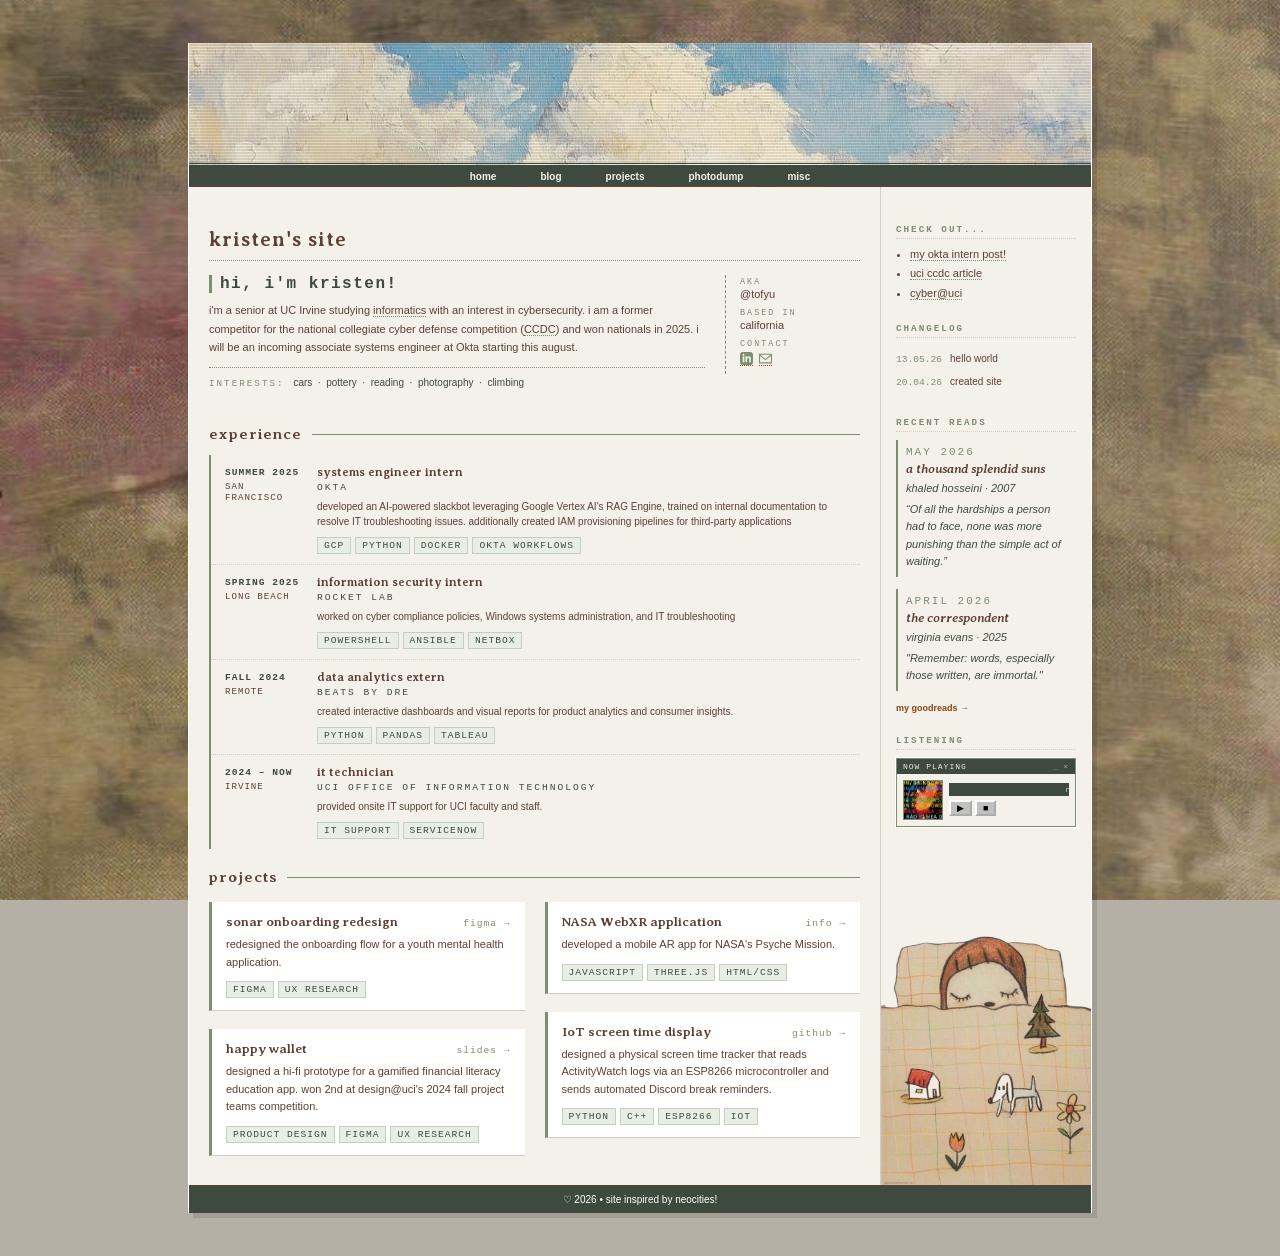
<file: index.html>
<!DOCTYPE html>
<html>
<head>
    <meta charset="UTF-8">
    <meta name="viewport" content="width=device-width, initial-scale=1.0">
    <title>kristen's site</title>
    <link rel="stylesheet" href="style.css">
    <link rel="preconnect" href="https://fonts.googleapis.com">
    <link rel="preconnect" href="https://fonts.gstatic.com" crossorigin>
    <link href="https://fonts.googleapis.com/css2?family=Averia+Serif+Libre:ital,wght@0,300;0,400;0,700;1,300;1,400;1,700&display=swap" rel="stylesheet">
</head>
<body>

<div id="container">
    <div class="box21">
        <div class="box-top"><div class="u01"></div></div>
        <div class="box-center">
            <div class="box-inner">
                
                <div id="headerArea">
                    <div id="header">
                        <h1></h1>
                    </div>
                    <nav id="navbar">
                        <ul>
                            <li><a href="index.html">home</a></li>
                            <li><a href="#">blog</a></li>
                            <li><a href="projects.html">projects</a></li>
                            <li><a href="#">photodump</a></li>
                            <li><a href="#">misc</a></li>
                        </ul>
                    </nav>
                </div>

                <div id="flex">
                    <main>
                        <div class="box borderless">
                            <div class="about-welcome-row">
                                <h1 class="about-welcome">kristen's site</h1>

                            </div>
                            <div class="about-body">
                                <div class="about-main">
                                    <p class="about-handle">hi, i'm kristen!</p>
                                    <p class="about-bio">i'm a senior at UC Irvine studying <a href="https://catalogue.uci.edu/donaldbrenschoolofinformationandcomputersciences/departmentofinformatics/informatics_bs/" class="inline-link" target="_blank" title="what is informatics?">informatics</a> with an interest in cybersecurity.
                                         i am a former competitor for the national collegiate cyber defense competition (<a href="https://www.nationalccdc.org/" class="inline-link" target="_blank">CCDC</a>) and won nationals in 2025. i will be an incoming associate systems engineer at Okta starting this august.
                                         </p>
                                    <p class="about-interests">
                                        <span class="interest-label">interests:</span>
                                        cars &nbsp;·&nbsp; pottery &nbsp;·&nbsp; reading &nbsp;·&nbsp; photography &nbsp;·&nbsp; climbing
                                    </p>
                                    
                                </div>
                                <div class="about-stats">
                                    <p><span class="stat-key">AKA</span><span class="stat-val">@tofyu</span></p>
                                    <p><span class="stat-key">based in</span><span class="stat-val">california</span></p>
                                    <p>
                                        <span class="stat-key">contact</span>
                                        <span class="stat-val contact-icons">
                                            <a href="https://www.linkedin.com/in/chungkristen/" target="_blank" class="contact-icon" title="linkedin">
                                                <svg xmlns="http://www.w3.org/2000/svg" width="13" height="13" viewBox="0 0 24 24" fill="currentColor"><path d="M19 0h-14c-2.761 0-5 2.239-5 5v14c0 2.761 2.239 5 5 5h14c2.762 0 5-2.239 5-5v-14c0-2.761-2.238-5-5-5zm-11 19h-3v-11h3v11zm-1.5-12.268c-.966 0-1.75-.79-1.75-1.764s.784-1.764 1.75-1.764 1.75.79 1.75 1.764-.783 1.764-1.75 1.764zm13.5 12.268h-3v-5.604c0-3.368-4-3.113-4 0v5.604h-3v-11h3v1.765c1.396-2.586 7-2.777 7 2.476v6.759z"/></svg>
                                            </a>
                                            <a href="mailto:n.kristenchung@gmail.com" class="contact-icon" title="email">
                                                <svg xmlns="http://www.w3.org/2000/svg" width="13" height="13" viewBox="0 0 24 24" fill="currentColor"><path d="M0 3v18h24v-18h-24zm21.518 2l-9.518 7.713-9.518-7.713h19.036zm-19.518 14v-11.817l10 8.104 10-8.104v11.817h-20z"/></svg>
                                            </a>
                                        </span>
                                    </p>
                                </div>
                            </div>
                        </div>

                        <div class="section-heading">
                            <span>experience</span>
                        </div>

                        <div class="exp-list">

                            <div class="exp-row">
                                <div class="exp-meta-col">
                                    <span class="exp-date">summer 2025</span>
                                    <span class="exp-place">san francisco</span>
                                </div>
                                <div class="exp-body-col">
                                    <span class="exp-title">systems engineer intern</span>
                                    <span class="exp-company">okta</span>
                                    <p class="exp-desc">developed an AI-powered slackbot leveraging Google Vertex AI's RAG Engine, trained on internal documentation to resolve IT troubleshooting issues. 
                                        additionally created IAM provisioning pipelines for third-party applications</p>
                                    <div class="project-tags">
                                        <span class="tag">gcp</span>
                                        <span class="tag">python</span>
                                        <span class="tag">docker</span>
                                        <span class="tag">okta workflows</span>
                                    </div>
                                </div>
                            </div>

                            <div class="exp-row">
                                <div class="exp-meta-col">
                                    <span class="exp-date">spring 2025</span>
                                    <span class="exp-place">long beach</span>
                                </div>
                                <div class="exp-body-col">
                                    <span class="exp-title">information security intern</span>
                                    <span class="exp-company">rocket lab</span>
                                    <p class="exp-desc">worked on cyber compliance policies, Windows systems administration, and IT troubleshooting</p>
                                    <div class="project-tags">
                                        <span class="tag">powershell</span>
                                        <span class="tag">ansible</span>
                                        <span class="tag">netbox</span>
                                    </div>
                                </div>
                            </div>

                            <div class="exp-row">
                                <div class="exp-meta-col">
                                    <span class="exp-date">fall 2024</span>
                                    <span class="exp-place">remote</span>
                                </div>
                                <div class="exp-body-col">
                                    <span class="exp-title">data analytics extern</span>
                                    <span class="exp-company">beats by dre</span>
                                    <p class="exp-desc">created interactive dashboards and visual reports for product analytics and consumer insights.</p>
                                    <div class="project-tags">
                                        <span class="tag">python</span>
                                        <span class="tag">pandas</span>
                                        <span class="tag">tableau</span>
                                    </div>
                                </div>
                            </div>

                            <div class="exp-row">
                                <div class="exp-meta-col">
                                    <span class="exp-date">2024 – now</span>
                                    <span class="exp-place">irvine</span>
                                </div>
                                <div class="exp-body-col">
                                    <span class="exp-title">it technician</span>
                                    <span class="exp-company">UCI office of information technology</span>
                                    <p class="exp-desc">provided onsite IT support for UCI faculty and staff.</p>
                                    <div class="project-tags">
                                        <span class="tag">it support</span>
                                        <span class="tag">servicenow</span>
                                    </div>
                                </div>
                            </div>

                        </div>

                        <div class="section-heading">
                            <span>projects</span>
                        </div>

                        <div class="projects-grid">

                            <div class="project-card">
                                <div class="project-header">
                                    <h3 class="project-title">sonar onboarding redesign</h3>
                                    <a href="https://www.figma.com/proto/qpLmFhwiqNfVo4JBFCW56y/sonar-onboarding-prototype--Copy-?node-id=494-1570&starting-point-node-id=494%3A1570&t=ilT42V9U3wclV8oD-1" class="project-link" target="_blank">figma →</a>
                                </div>
                                <p class="project-desc">redesigned the onboarding flow for a youth mental health application.</p>
                                <div class="project-tags">
                                    <span class="tag">figma</span>
                                    <span class="tag">ux research</span>
                                </div>
                            </div>

                            <div class="project-card">
                                <div class="project-header">
                                    <h3 class="project-title">happy wallet</h3>
                                    <a href="https://docs.google.com/presentation/d/1d29WCcbxOom4bYcOz34cbujqS3yEnA5DhdrbwHX9u8o/edit?usp=sharing" class="project-link" target="_blank">slides →</a>
                                </div>
                                <p class="project-desc">designed a hi-fi prototype for a gamified financial literacy education app. won 2nd at design@uci's 2024 fall project teams competition.</p>
                                <div class="project-tags">
                                    <span class="tag">product design</span>
                                    <span class="tag">figma</span>
                                    <span class="tag">ux research</span>
                                </div>
                            </div>

                            <div class="project-card">
                                <div class="project-header">
                                    <h3 class="project-title">NASA WebXR application</h3>
                                    <a href="https://psyche.ssl.berkeley.edu/get-involved/capstone-projects/capstone-projects-platinum-class/ar-webxr-for-public-engagement-uci-c/" class="project-link" target="_blank">info →</a>
                                </div>
                                <p class="project-desc">developed a mobile AR app for NASA's Psyche Mission.</p>
                                <div class="project-tags">
                                    <span class="tag">javascript</span>
                                    <span class="tag">three.js</span>
                                    <span class="tag">HTML/CSS</span>
                                </div>
                            </div>

                            <div class="project-card">
                                <div class="project-header">
                                    <h3 class="project-title">IoT screen time display</h3>
                                    <a href="https://github.com/kcisten/iot-screentime-display" class="project-link" target="_blank">github →</a>
                                </div>
                                <p class="project-desc">designed a physical screen time tracker that reads ActivityWatch logs via an ESP8266 microcontroller and sends automated Discord break reminders.</p>
                                <div class="project-tags">
                                    <span class="tag">python</span>
                                    <span class="tag">c++</span>
                                    <span class="tag">esp8266</span>
                                    <span class="tag">iot</span>
                                </div>
                            </div>

                        </div>
                    </main>

                    <aside id="rightSidebar">

                        <p class="sidebar-label">check out...</p>
                        <ul class="sidebar-list">
                            <li><a href="https://www.okta.com/blog/company-and-culture/interning-with-okta-s-productivity-engineering-team/">my okta intern post!</a></li>
                            <li><a href="https://ics.uci.edu/2025/05/20/uc-irvine-team-wins-national-collegiate-cyber-defense-competition/">uci ccdc article</a></li>
                            <li><a href="cyberuci.com">cyber@uci</a></li>
                        </ul>

                        <p class="sidebar-label">changelog</p>
                        <div class="changelog">
                            <div class="changelog-entry">
                                <span class="changelog-date">13.05.26</span>
                                <span class="changelog-note">hello world</span>
                            </div>
                            <div class="changelog-entry">
                                <span class="changelog-date">20.04.26</span>
                                <span class="changelog-note">created site</span>
                            </div>
                        </div>

                        <p class="sidebar-label">recent reads</p>
                        <div class="sidebar-reading">
                            <p class="reading-month">may 2026</p>
                            <p class="reading-title"><i>a thousand splendid suns</i></p>
                            <p class="reading-note">khaled hosseini · 2007</p>
                            <p class="reading-note">“Of all the hardships a person had to face, none was more punishing than the simple act of waiting.” </p>
                        </div>
                        <div class="sidebar-reading">
                            <p class="reading-month">april 2026</p>
                            <p class="reading-title"><i>the correspondent</i></p>
                                                        <p class="reading-note">virginia evans · 2025</p>
                            <p class="reading-note">"Remember: words, especially those written, are immortal."</p>
                        </div>
                        <a href="https://www.goodreads.com/tofus" class="goodreads-link" style="display: block; margin-top: 4px;">my goodreads →</a>

                        <p class="sidebar-label">listening</p>
                        <div class="music-player">
                            <div class="player-top">
                                <span>now playing</span>
                                <div class="player-controls-top"><span>_</span><span>×</span></div>
                            </div>
                            <div class="player-body">
                                <img src="assets/in-rainbows-album-cover.jpg" alt="art" style="width: 38px; height: 38px; border: 1px solid var(--sage-green); flex-shrink: 0;">
                                <div style="flex: 1; overflow: hidden; display: flex; flex-direction: column; gap: 4px;">
                                    <div class="marquee-mini"><span>radiohead — house of cards &nbsp;&nbsp;&nbsp;</span></div>
                                    <div class="player-buttons" style="display: flex; gap: 3px;">
                                        <button class="mini-btn">▶</button>
                                        <button class="mini-btn">■</button>
                                    </div>
                                </div>
                            </div>
                        </div>
                        <img src="assets/nara-sleep-removebg-preview.png" alt="nara sleeping image" style="position: absolute; bottom: 0; left: 0; width: 100%;">
                    </aside>
                </div> 

                <footer id="footer">
                    ♡ 2026  • site inspired by neocities!
                </footer>

            </div> 
        </div> 
        <div class="box-bottom"><div class="s01"></div></div>
    </div> 
</div> 

<script>
    const header = document.getElementById('header');
    header.addEventListener('mousemove', (e) => {
        const rect = header.getBoundingClientRect();
        const x = (e.clientX - rect.left) / rect.width;
        const y = (e.clientY - rect.top) / rect.height;
        const px = 50 + (x - 0.5) * -8;
        const py = 50 + (y - 0.5) * -8;
        header.style.backgroundPosition = `${px}% ${py}%`;
    });
    header.addEventListener('mouseleave', () => {
        header.style.backgroundPosition = 'center';
    });
</script>
</body>
</html>
</file>
<file: style.css>
:root {
    --bg-paper: #f4f1ea;
    --forest-green: #3e4a3d;
    --sage-green: #7d8d70;
    --bark-brown: #5c4033;
    --link-color: #8b4513;
    --ui-gray: #d2cdc1;
}

body {
    font-family: "Verdana", "Geneva", sans-serif;
    background-color: #b5b0a5;
    background-image: url("assets/flowers-background3.jpg");
    background-size: cover;
    background-position: center;
    background-attachment: fixed;
    margin: 0;
    padding: 20px;
    color: var(--bark-brown);
    font-size: 12px;
}

#container {
    max-width: 950px;
    margin: 0 auto;
    background-color: transparent;
    padding: 0;
    filter: drop-shadow(5px 5px 0px rgba(0,0,0,0.1));
}

.box21 { width: 100%; }

.u01 {
    background: url("https://images4.imagebam.com/52/7e/c7/ME17EUXB_o.gif") repeat-x;
    height: 23px;
    margin: 0 23px;
}

.s01 {
    background: url("https://images4.imagebam.com/54/68/d6/ME17EUXN_o.gif") repeat-x;
    height: 23px;
    margin: 0 23px;
}

.box-top {
    background-image: url("https://images4.imagebam.com/2b/86/5c/ME17EUXW_o.gif"), url("https://images4.imagebam.com/06/ab/ce/ME17EUY7_o.gif");
    background-position: top left, top right;
    background-repeat: no-repeat, no-repeat;
    height: 23px;
}

.box-center {
    background-image: url("https://images4.imagebam.com/5b/e6/f1/ME17EUYR_o.gif"), url("https://images4.imagebam.com/86/ec/b1/ME17EUYV_o.gif");
    background-position: top right, top left;
    background-repeat: repeat-y, repeat-y;
}

.box-inner {
    margin: 0 23px;
    background-color: var(--bg-paper);
    border-left: 1px solid #fff;
    border-right: 1px solid #fff;
}

.box-bottom {
    background-image: url("https://images4.imagebam.com/cf/85/94/ME17EUYW_o.gif"), url("https://images4.imagebam.com/2c/e4/cb/ME17EUYY_o.gif");
    background-position: top left, top right;
    background-repeat: no-repeat, no-repeat;
    height: 23px;
}

.box22 { margin: 10px 0; width: 100%; }
.box22 .box-top {
    background-image: url("https://foollovers.com/mat/t-frame/frame22-a/f-kado1.gif"), url("https://foollovers.com/mat/t-frame/frame22-a/f-kado2.gif");
    background-position: top left, top right;
    background-repeat: no-repeat, no-repeat;
    height: 18px;
}
.box22 .u01 { background: url("https://foollovers.com/mat/t-frame/frame22-a/f-ue.gif") repeat-x; height: 18px; margin: 0 18px 0 19px; }
.box22 .box-center { background-image: url("https://foollovers.com/mat/t-frame/frame22-a/f-migi.gif"), url("https://foollovers.com/mat/t-frame/frame22-a/f-hidari.gif"); background-position: top right, top left; background-repeat: repeat-y, repeat-y; }
.box22 .box-inner { background: #fff; margin: 0 18px 0 19px; padding: 10px; height: 100px; overflow-y: auto; border: none; }
.box22 .box-bottom { background-image: url("https://foollovers.com/mat/t-frame/frame22-a/f-kado3.gif"), url("https://foollovers.com/mat/t-frame/frame22-a/f-kado4.gif"); background-position: top left, top right; background-repeat: no-repeat, no-repeat; height: 19px; }
.box22 .s01 { background: url("https://foollovers.com/mat/t-frame/frame22-a/f-sita.gif") repeat-x; height: 19px; margin: 0 18px 0 19px; }

#header {
    width: 100%;
    background-color: var(--sage-green);
    background-image: url("assets/clouds-paint.jpg");
    background-size: 120%;
    background-position: center;
    height: 120px;
    display: flex;
    align-items: center;
    justify-content: center;
    position: relative;
    overflow: hidden;
    border-bottom: 3px double var(--forest-green);
    transition: background-position 0.6s cubic-bezier(0.25, 0.46, 0.45, 0.94);
}

#header::after {
    content: "";
    position: absolute;
    top: 0; left: 0; width: 100%; height: 100%;
    background: linear-gradient(rgba(18, 16, 16, 0) 50%, rgba(0, 0, 0, 0.1) 50%), linear-gradient(90deg, rgba(255, 0, 0, 0.03), rgba(0, 255, 0, 0.01), rgba(0, 0, 255, 0.03));
    background-size: 100% 3px, 3px 100%;
    pointer-events: none;
    z-index: 3;
}

#header h1 {
    color: white;
    font-family: "Courier New", monospace;
    text-shadow: 2px 2px 0px var(--forest-green);
    z-index: 4;
    font-size: 32px;
}

#navbar { background-color: var(--forest-green); padding: 3px; border-bottom: 1px solid var(--bark-brown); }
#navbar ul { display: flex; padding: 0; margin: 0; list-style: none; justify-content: center; gap: 20px; }
#navbar li a { color: #f4f1ea; padding: 4px 12px; text-decoration: none; font-weight: bold; font-size: 10px; }
#navbar li a:hover { background: var(--sage-green); border: 1px inset rgba(255,255,255,0.5); }

#flex { display: flex; }
main { flex: 1; padding: 20px; background-color: var(--bg-paper); }
aside { background-color: var(--bg-paper); width: 180px; padding: 15px; font-size: 11px; position: relative; }

#rightSidebar {
    border-left: 1px solid var(--ui-gray);
}

h2, h3 { font-size: 14px; font-family: "Averia Serif Libre", serif; color: var(--bark-brown); padding: 2px 5px; letter-spacing: 1px; }

a { color: var(--link-color); text-decoration: none; border-bottom: 1px dotted var(--link-color); }
a:hover { background-color: var(--sage-green); color: white; border-bottom: 1px solid white; }

footer { background-color: var(--forest-green); color: white; text-align: center; padding: 8px; font-size: 10px; border-top: 1px solid var(--bark-brown); }

.box { background-color: #ffffff; border: 1px solid var(--sage-green); outline: 1px solid white; padding: 10px; margin: 10px 0; box-shadow: 2px 2px 0px rgba(0,0,0,0.05); }

.box.borderless {
    border: none;
    outline: none;
    box-shadow: none;
    background-color: transparent;
    padding-left: 0;
    padding-right: 0;
}

.section-heading {
    display: flex;
    align-items: center;
    gap: 10px;
    margin: 20px 0 4px 0;
}

.section-heading span {
    font-family: "Averia Serif Libre", serif;
    font-size: 15px;
    font-weight: 700;
    color: var(--bark-brown);
    letter-spacing: 1px;
    white-space: nowrap;
}

.section-heading::after {
    content: "";
    flex: 1;
    height: 1px;
    background: var(--sage-green);
}

.about-welcome-row {
    display: flex;
    align-items: center;
    justify-content: space-between;
    border-bottom: 1px dotted var(--sage-green);
    margin-bottom: 4px;
    padding-bottom: 8px;
    position: relative;
    overflow: hidden;
}

.about-welcome {
    font-family: "Averia Serif Libre", serif;
    font-size: 20px;
    font-weight: 700;
    color: var(--bark-brown);
    margin: 0;
    padding: 0;
    letter-spacing: 1px;
    position: relative;
    z-index: 1;
}

.about-body {
    display: flex;
    flex-direction: row;
    gap: 20px;
    padding: 10px 0 4px 0;
    align-items: flex-start;
}

.about-main {
    flex: 1;
}

.about-handle {
    font-family: "Courier New", monospace;
    font-size: 1rem;
    font-weight: bold;
    color: var(--forest-green);
    margin: 0 0 8px 0;
    letter-spacing: 1.5px;
    padding-left: 8px;
    border-left: 3px solid var(--sage-green);
}

.about-bio {
    font-size: 11px;
    line-height: 1.7;
    margin: 0 0 10px 0;
    color: var(--bark-brown);
}

.about-bio .inline-link {
    color: var(--bark-brown);
    text-decoration: underline;
    text-decoration-style: dotted;
    text-decoration-color: var(--sage-green);
    text-underline-offset: 2px;
    cursor: help;
}

.about-bio .inline-link:hover {
    color: var(--forest-green);
}

.about-interests {
    font-size: 10px;
    color: var(--forest-green);
    margin: 0;
    border-top: 1px dotted var(--sage-green);
    padding-top: 7px;
    line-height: 1.6;
}

.interest-label {
    font-family: "Courier New", monospace;
    font-size: 0.58rem;
    text-transform: uppercase;
    letter-spacing: 2px;
    color: var(--sage-green);
    margin-right: 6px;
}

.about-stats {
    width: 120px;
    flex-shrink: 0;
    border-left: 1px dashed var(--sage-green);
    padding-left: 14px;
    font-size: 10px;
    padding-top: 2px;
}

.about-stats p {
    margin: 0 0 8px 0;
    display: flex;
    flex-direction: column;
    gap: 1px;
}

.stat-key {
    font-family: "Courier New", monospace;
    font-size: 0.53rem;
    text-transform: uppercase;
    letter-spacing: 2px;
    color: var(--sage-green);
}

.stat-val {
    color: var(--bark-brown);
    font-size: 11px;
}

.contact-icons {
    display: flex;
    gap: 6px;
    align-items: center;
    margin-top: 2px;
}

.contact-icon {
    color: var(--sage-green);
    display: flex;
    align-items: center;
    transition: color 0.15s ease;
}

.contact-icon:hover {
    color: var(--forest-green);
}

.exp-list {
    display: flex;
    flex-direction: column;
    gap: 0;
    margin-top: 12px;
    border-left: 2px solid var(--sage-green);
    padding-left: 0;
}

.exp-row {
    display: flex;
    gap: 0;
    padding: 10px 0 10px 14px;
    border-bottom: 1px dotted var(--ui-gray);
}

.exp-row:last-child { border-bottom: none; }

.exp-meta-col {
    width: 80px;
    flex-shrink: 0;
    display: flex;
    flex-direction: column;
    gap: 3px;
    padding-top: 2px;
    padding-right: 12px;
}

.exp-date {
    font-family: "Courier New", monospace;
    font-size: 0.6rem;
    color: var(--forest-green);
    text-transform: uppercase;
    letter-spacing: 1px;
    white-space: nowrap;
    font-weight: bold;
}

.exp-place {
    font-family: "Courier New", monospace;
    font-size: 0.57rem;
    color: var(--bark-brown);
    text-transform: uppercase;
    letter-spacing: 1px;
}

.exp-body-col {
    display: flex;
    flex-direction: column;
    gap: 2px;
    flex: 1;
}

.exp-title {
    font-family: "Averia Serif Libre", serif;
    font-size: 12px;
    font-weight: 700;
    color: var(--bark-brown);
}

.exp-company {
    font-family: "Courier New", monospace;
    font-size: 0.6rem;
    text-transform: uppercase;
    letter-spacing: 2px;
    color: var(--forest-green);
    margin-bottom: 4px;
}

.exp-desc {
    font-size: 10px;
    line-height: 1.5;
    color: var(--bark-brown);
    margin: 0 0 6px 0;
}

.tag {
    font-family: "Courier New", monospace;
    font-size: 0.6rem;
    text-transform: uppercase;
    letter-spacing: 1px;
    color: var(--forest-green);
    background-color: #e8ede5;
    padding: 2px 6px;
    border: 1px solid #c2d0bc;
}

.project-tags {
    display: flex;
    flex-wrap: wrap;
    gap: 4px;
}

.projects-grid {
    columns: 2;
    column-gap: 20px;
    margin-top: 16px;
}

.project-card {
    break-inside: avoid;
    display: block;
    margin-bottom: 18px;
    padding: 12px 14px;
    background-color: #fff;
    border-left: 3px solid var(--sage-green);
    border-bottom: 1px solid var(--ui-gray);
    transition: transform 0.15s ease, box-shadow 0.15s ease, border-left-color 0.15s ease;
}

.project-card:hover {
    transform: translateY(-2px);
    box-shadow: 3px 5px 0px rgba(94, 64, 51, 0.12);
    border-left-color: var(--bark-brown);
}

.project-header {
    display: flex;
    justify-content: space-between;
    align-items: baseline;
    margin-bottom: 6px;
}

.project-title {
    font-family: "Averia Serif Libre", serif;
    font-size: 13px;
    font-weight: 700;
    color: var(--bark-brown);
    margin: 0;
    padding: 0;
    letter-spacing: 0;
}

.project-link {
    font-family: "Courier New", monospace;
    font-size: 0.6rem;
    letter-spacing: 1px;
    color: var(--sage-green);
    border-bottom: none;
    flex-shrink: 0;
}

.project-link:hover {
    color: var(--bark-brown);
    background: none;
}

.project-desc {
    font-size: 11px;
    line-height: 1.6;
    color: var(--bark-brown);
    margin: 0 0 10px 0;
}

.archive-grid {
    columns: 2;
    column-gap: 24px;
    margin-top: 20px;
}

.book-card {
    break-inside: avoid;
    display: block;
    margin-bottom: 22px;
    background: none;
    border: none;
    box-shadow: none;
    border-left: 2px solid var(--sage-green);
    padding-left: 12px;
}

.book-body {
    display: flex;
    flex-direction: row;
    gap: 12px;
    padding: 12px;
}

.book-cover {
    width: 80px;
    height: 110px;
    object-fit: cover;
    flex-shrink: 0;
}

.book-title {
    font-size: 1rem;
    font-weight: bold;
    margin: 0;
}

.book-review {
    font-size: 10px;
    margin: 0;
    line-height: 1.3;
}

.sidebar-label {
    font-family: "Courier New", monospace;
    font-size: 0.58rem;
    text-transform: uppercase;
    letter-spacing: 2px;
    color: var(--sage-green);
    font-weight: bold;
    margin: 22px 0 8px 0;
    padding-bottom: 3px;
    border-bottom: 1px dotted var(--ui-gray);
}

.sidebar-list {
    padding-left: 14px;
    margin: 0 0 4px 0;
}

.sidebar-list li {
    margin-bottom: 4px;
    line-height: 1.4;
}

.sidebar-list a {
    color: var(--bark-brown);
    text-decoration: none;
    border-bottom: 1px dotted var(--sage-green);
}

.sidebar-list a:hover {
    color: var(--forest-green);
    border-bottom-color: var(--forest-green);
}

.sidebar-reading {
    background: transparent;
    border-left: 2px solid var(--sage-green);
    padding: 6px 8px;
    margin-bottom: 12px;
    display: flex;
    flex-direction: column;
    gap: 3px;
}

.reading-month {
    font-family: "Courier New", monospace;
    font-size: 0.rem;
    text-transform: uppercase;
    letter-spacing: 2px;
    color: var(--sage-green);
    margin: 0;
}

.reading-title {
    font-family: "Averia Serif Libre", serif;
    font-size: 13px;
    font-weight: 700;
    font-style: italic;
    margin: 0;
    color: var(--bark-brown);
}

.reading-note {
    font-size: 11px;
    line-height: 1.6;
    color: var(--forest-green);
    margin: 0;
    font-style: italic;
}

.reading-quote {
    font-size: 9px;
    line-height: 1.6;
    color: var(--forest-green);
    margin: 0;
    font-style: italic;
}

.goodreads-link {
    font-size: 9px;
    font-weight: bold;
    text-decoration: none;
    border-bottom: none;
    color: var(--link-color);
}

.changelog {
    display: flex;
    flex-direction: column;
    gap: 8px;
    margin-bottom: 4px;
    padding: 6px 0;
}

.changelog-entry {
    display: flex;
    gap: 8px;
    align-items: baseline;
    font-size: 10px;
    line-height: 1.4;
}

.changelog-date {
    font-family: "Courier New", monospace;
    font-size: 0.6rem;
    color: var(--sage-green);
    white-space: nowrap;
    flex-shrink: 0;
}

.changelog-note {
    color: var(--bark-brown);
}

.blinkie-grid {
    display: grid;
    grid-template-columns: 1fr 1fr;
    gap: 3px;
    margin-top: 10px;
}

.blinkie-grid img {
    width: 100%;
    height: auto;
    display: block;
    image-rendering: pixelated;
}

.music-player {
    background-color: var(--bg-paper);
    border: 1px solid var(--sage-green);
    outline: 1px solid #fff;
    padding: 0;
    overflow: hidden;
}

.player-top {
    background: var(--forest-green);
    color: #e8ede5;
    font-family: "Courier New", monospace;
    font-size: 8px;
    letter-spacing: 1px;
    text-transform: uppercase;
    padding: 3px 6px;
    display: flex;
    justify-content: space-between;
    align-items: center;
}

.player-controls-top { display: flex; gap: 4px; opacity: 0.6; }

.player-body {
    display: flex;
    padding: 6px;
    gap: 6px;
    background: var(--bg-paper);
    align-items: center;
}

.marquee-mini {
    background: var(--forest-green);
    color: #c8d8b8;
    font-family: 'Courier New', monospace;
    font-size: 8px;
    padding: 2px 4px;
    overflow: hidden;
    white-space: nowrap;
    position: relative;
}

.marquee-mini span {
    display: inline-block;
    animation: marquee-scroll 10s linear infinite;
    padding-left: 100%;
}

@keyframes marquee-scroll {
    0%   { transform: translateX(0); }
    100% { transform: translateX(-100%); }
}

.mini-btn {
    font-size: 9px;
    cursor: pointer;
    background: #c0c0c0;
    border: 2px outset #fff;
    padding: 1px 6px;
}

/* --- folder tabs --- */
.folder-tabs {
    display: flex;
    gap: 0;
    margin-top: 20px;
    position: relative;
}

.folder-tab {
    font-family: "Averia Serif Libre", serif;
    font-size: 12px;
    font-weight: 700;
    letter-spacing: 1px;
    color: var(--bark-brown);
    background: var(--ui-gray);
    border: 1px solid var(--sage-green);
    padding: 5px 18px 6px;
    cursor: pointer;
    position: relative;
    bottom: -1px;
    transition: background 0.1s, color 0.1s;
    user-select: none;
    margin-right: 3px;
}

.folder-tab:hover {
    background: #e4e0d6;
}

.folder-tab.active {
    background: var(--bg-paper);
    color: var(--forest-green);
    border-color: var(--sage-green);
    border-bottom: none;
    z-index: 2;
}

.folder-panel {
    display: none;
    border: 1px solid var(--sage-green);
    padding: 18px 16px;
    background: var(--bg-paper);
    position: relative;
    z-index: 1;
}

.folder-panel.active {
    display: block;
}

/* mobile */
@media (max-width: 640px) {
    body {
        padding: 8px;
    }

    .box-inner {
        margin: 0 10px;
    }
    .u01, .s01 {
        margin: 0 10px;
    }

    #header {
        height: 80px;
    }
    #header h1 {
        font-size: 22px;
    }

    #navbar ul {
        flex-wrap: wrap;
        gap: 0;
        justify-content: center;
    }
    #navbar li a {
        padding: 5px 8px;
        display: inline-block;
    }

    #flex {
        flex-direction: column;
    }
    aside {
        width: 100%;
        box-sizing: border-box;
        border-left: none;
        border-top: 1px solid var(--ui-gray);
        padding: 12px 16px;
    }
    main {
        padding: 14px 12px;
    }

    .about-body {
        flex-direction: column;
        gap: 12px;
    }
    .about-stats {
        width: 100%;
        border-left: none;
        border-top: 1px dashed var(--sage-green);
        padding-left: 0;
        padding-top: 10px;
        display: flex;
        flex-wrap: wrap;
        gap: 12px 24px;
    }
    .about-stats p {
        margin: 0;
    }

    .exp-row {
        flex-direction: column;
        gap: 4px;
        padding: 10px 0 10px 10px;
    }
    .exp-meta-col {
        width: 100%;
        flex-direction: row;
        gap: 8px;
        padding-right: 0;
    }

    .projects-grid,
    .archive-grid {
        columns: 1;
    }

    .project-detail-body {
        flex-direction: column;
    }
    .project-detail-images {
        flex-shrink: unset;
    }
    .project-detail-images img {
        width: 100% !important;
        height: auto !important;
    }

    .folder-tabs {
        flex-wrap: wrap;
    }
    .folder-tab {
        flex: 1 1 auto;
        text-align: center;
    }

    #rightSidebar img[alt="nara guitar"] {
        position: static;
        width: 60%;
        display: block;
        margin: 16px auto 0;
    }
}
</file>
